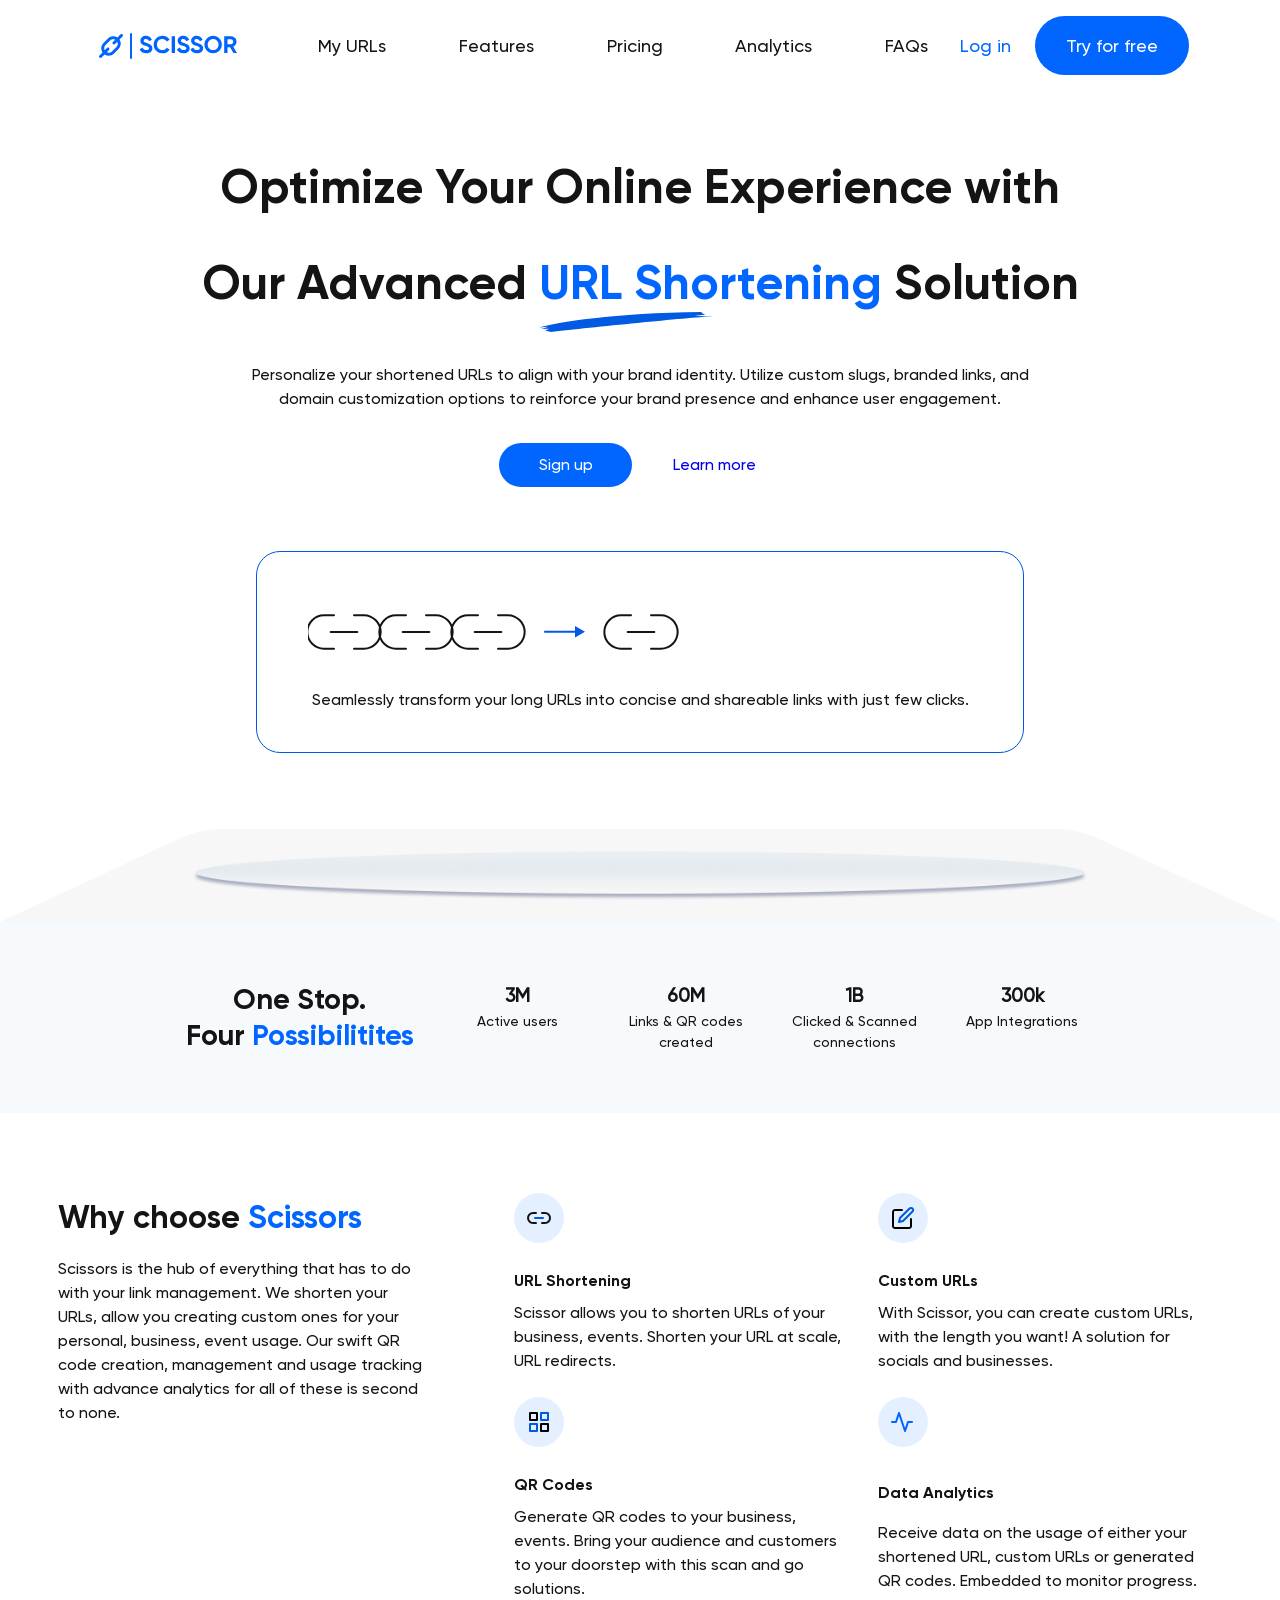
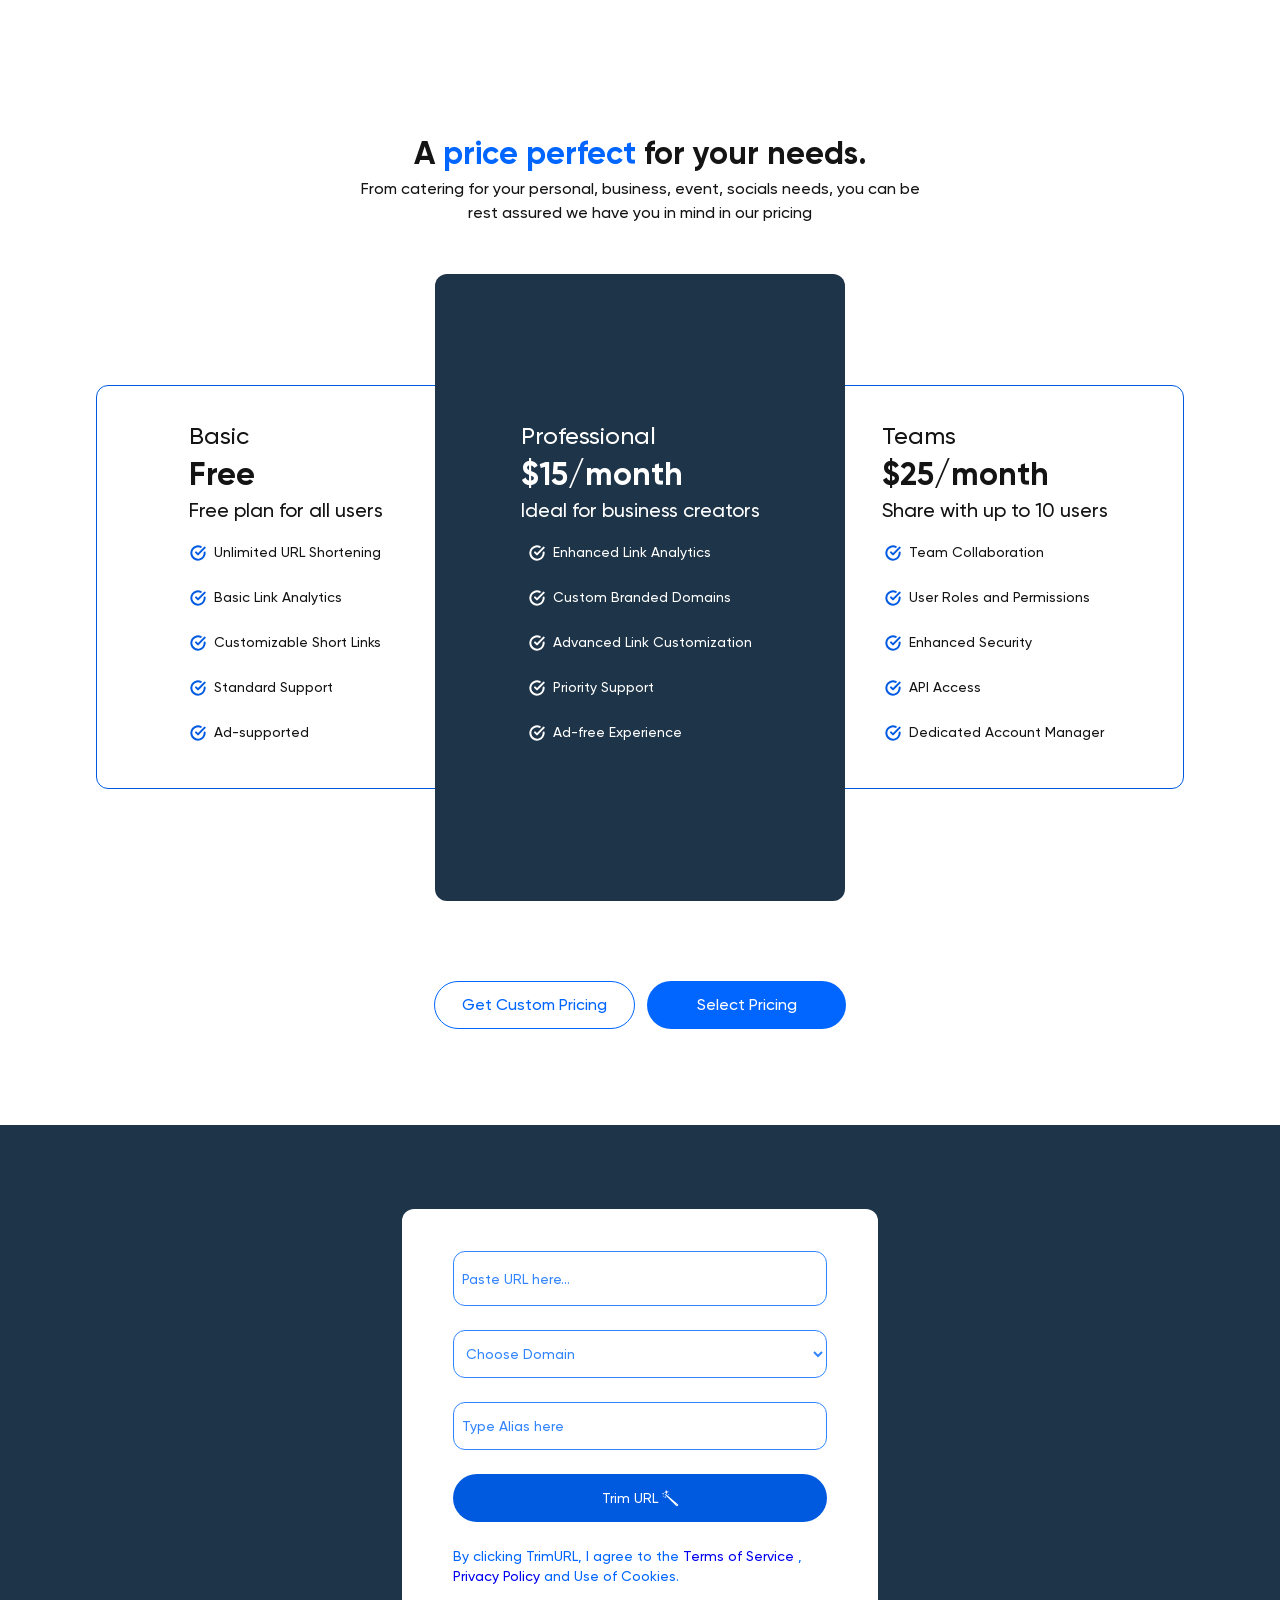
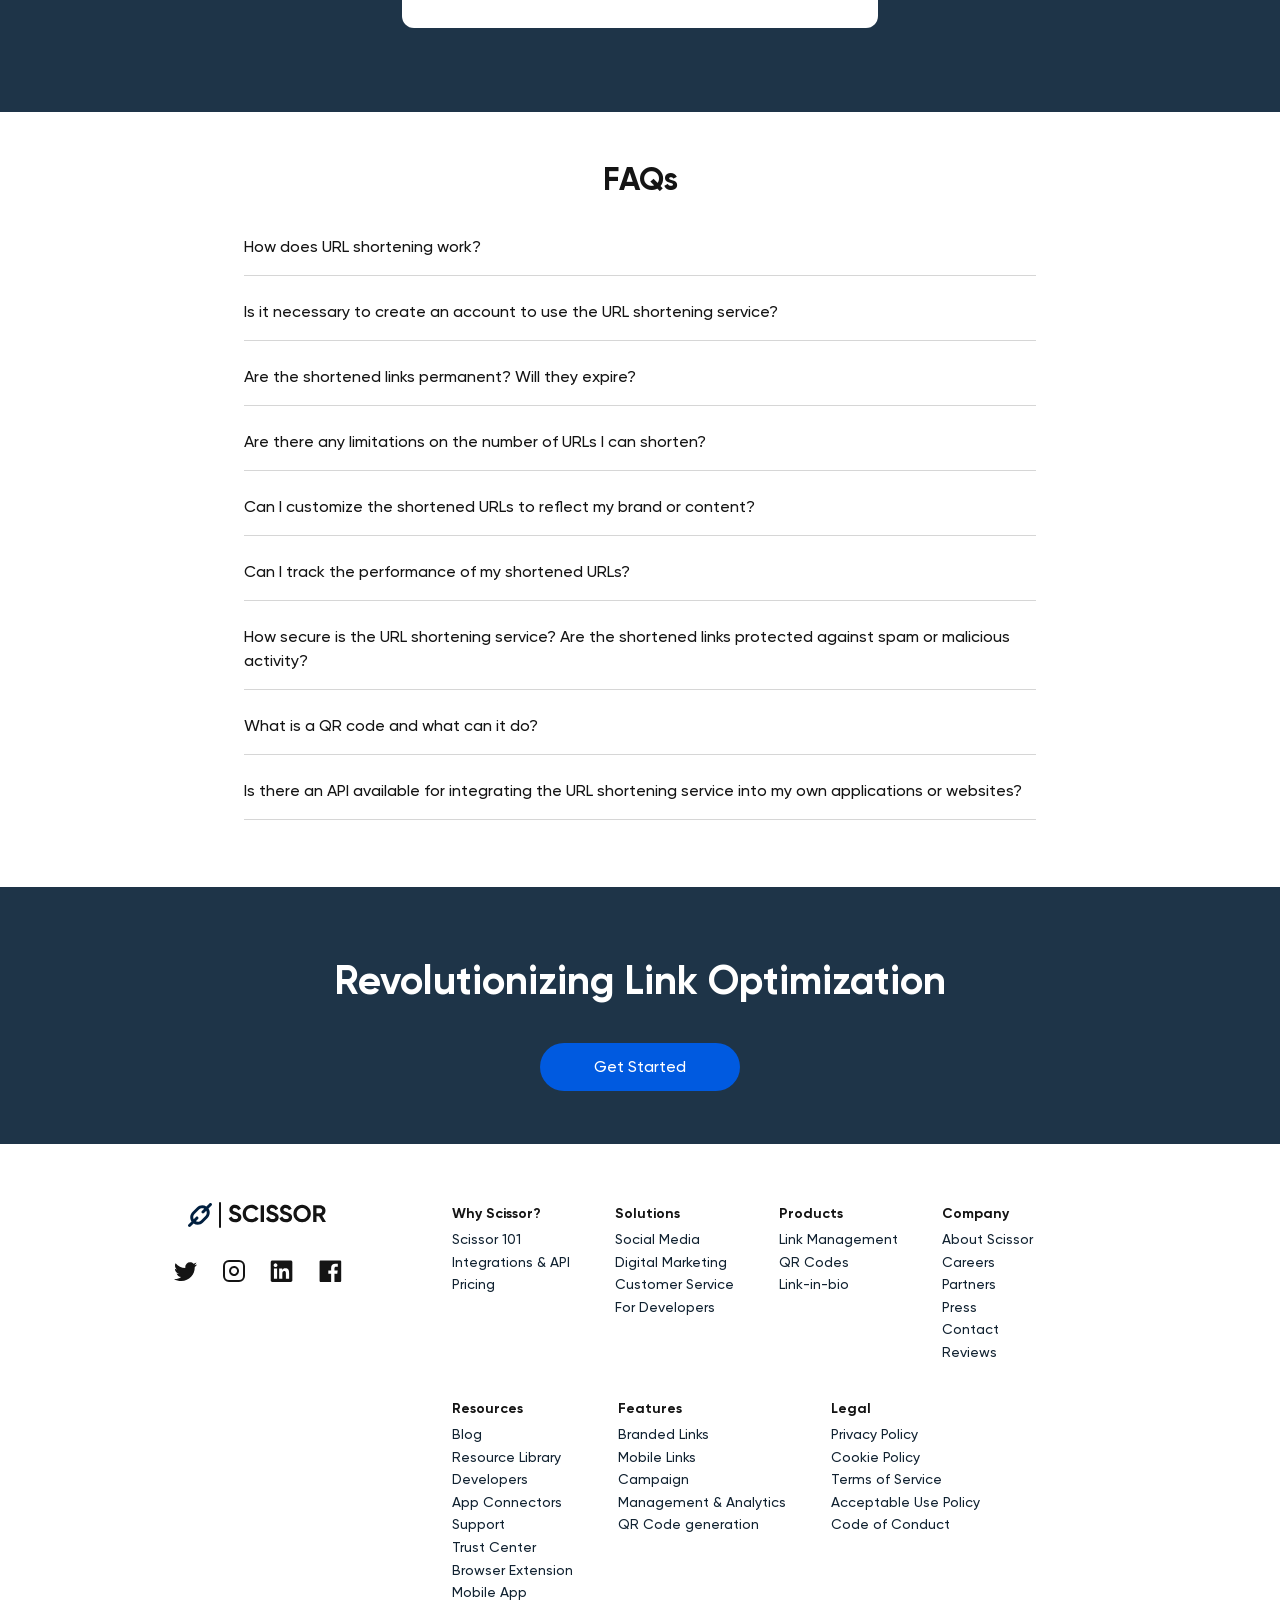
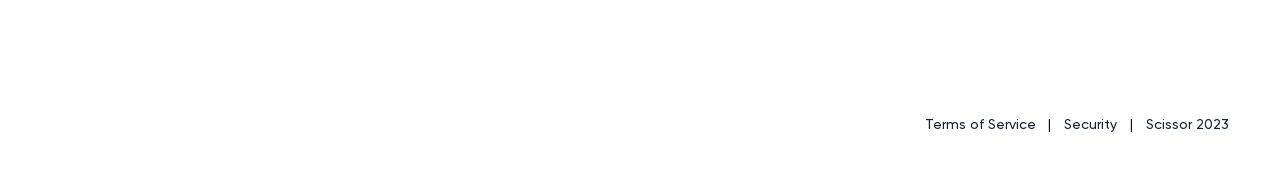
<file: index.html>
<!doctype html>
<html lang="en">
  <head>
    <meta charset="UTF-8" />
    <meta name="viewport" content="width=device-width, initial-scale=1.0" />
    <title>SCISSOR</title>
    <link rel="icon" type="image/x-icon" href="/assets/favicons/favicon_io/favicon.ico">
    <link rel="stylesheet" href="/css/normalize.css" />
    <link rel="stylesheet" href="/css/index.css" />
    <link rel="stylesheet" href="/css/header.css" />
    <link rel="stylesheet" href="/css/navbar.css" />
    <link rel="stylesheet" href="/css/main.css" />
    <link rel="stylesheet" href="/css/why.css" />
    <link rel="stylesheet" href="/css/pricing.css" />
    <link rel="stylesheet" href="/css/faq.css" />
    <link rel="stylesheet" href="/css/footer.css" />
  </head>
  <body>
    <div class="overall-wrapper">
      <header>
        <a href="/">
          <img
            src="/assets/images/logo.svg"
            alt="scissor logo"
            class="logo-image"
          />
        </a>

        <nav class="navs">
          <button class="menu-button" popovertarget="menu">
            <hr class="menu-icon micon-1" aria-hidden />
            <hr class="menu-icon micon-2" aria-hidden />
            <hr class="menu-icon micon-3" aria-hidden />
          </button>
          <div class="large-screen">
            <ul>
              <li>
                <a href="#my-urls">My URLs</a>
              </li>
              <li>
                <div>Features</div>
              </li>
              <li>
                <a href="#pricing">Pricing</a>
              </li>
              <li>
                <a href="#analytics">Analytics</a>
              </li>
              <li>
                <a href="#faqs">FAQs</a>
              </li>
            </ul>
            <span class="extra-btns">
              <a href="/login" class="login">Log in</a>
              <a href="/signup" class="signup">Try for free</a>
            </span>
          </div>
          <ul popover id="menu" class="small-screen">
            <button
              class="close-btn"
              popovertarget="menu"
              popovertargetaction="hide"
            >
              <span aria-hidden="true">❌</span>
              <span class="sr-only">Close menu</span>
            </button>
            <li>
              <a href="#my-urls">My URLs</a>
            </li>
            <li>
              <div>Features</div>
            </li>
            <li>
              <a href="#pricing">Pricing</a>
            </li>
            <li>
              <a href="#analytics">Analytics</a>
            </li>
            <li>
              <a href="#faqs">FAQs</a>
            </li>
            <li>
              <a href="/login">Log in</a>
            </li>
            <li>
              <a href="/signup">Try for free</a>
            </li>
          </ul>
        </nav>
      </header>
      <div>
        <main>
          <article class="intro">
            <h1>
              Optimize Your Online Experience with Our Advanced
              <span class="special-text">URL&nbsp;Shortening <img src="/assets/images/underline.svg" alt=""></span> Solution
            </h1>
            <p>
              Personalize your shortened URLs to align with your brand identity.
              Utilize custom slugs, branded links, and domain customization
              options to reinforce your brand presence and enhance user
              engagement.
            </p>
            <div class="intro-links">
              <a href="#sign-up" class="buttonly-link signup-btn">Sign up</a>
              <a href="learn-more">Learn more</a>
            </div>
          </article>
          <aside>
            <div class="seamless">
              <span class="linking-icons" aria-hidden>
                <img src="/assets/images/linker.svg" alt="" />
                <img src="/assets/images/linker.svg" alt="" />
                <img src="/assets/images/linker.svg" alt="" />
                <img src="/assets/images/line_arrow.svg" alt="" />
                <img src="/assets/images/linker.svg" alt="" />
              </span>
              <p>
                Seamlessly transform your long URLs into concise and shareable
                links with just few clicks.
              </p>
            </div>
            <div aria-hidden class="some-pngs">
              <img src="/assets/images/ellipse_stretched.png" class="ellipse" />
              <img
                src="/assets/images/rectangle_stretched.png"
                class="rectangle"
              />
            </div>
            <div class="possibilities">
              <p>
                <b>One Stop.<br />Four <span>Possibilitites</span></b>
              </p>
              <dl>
                <div>
                  <dt>3M</dt>
                  <dd>Active users</dd>
                </div>
                <div>
                  <dt>60M</dt>
                  <dd>Links & QR codes created</dd>
                </div>
                <div>
                  <dt>1B</dt>
                  <dd>Clicked & Scanned connections</dd>
                </div>
                <div>
                  <dt>300k</dt>
                  <dd>App Integrations</dd>
                </div>
              </dl>
            </div>
          </aside>
        </main>
        <section class="why">
          <article class="why-choose">
            <h2>
              <span aria-hidden class="vertical-bar"></span>Why choose
              <span>Scissors</span>
            </h2>
            <p>
              Scissors is the hub of everything that has to do with your link
              management. We shorten your URLs, allow you creating custom ones
              for your personal, business, event usage. Our swift QR code
              creation, management and usage tracking with advance analytics for
              all of these is second to none.
            </p>
          </article>
          <dl class="features">
            <div class="feature">
              <div aria-hidden class="icon-circle">
                <img src="/assets/images/link-2.svg" alt="link icon" class="" />
              </div>
              <dt><strong>URL Shortening</strong></dt>
              <dd>
                Scissor allows you to shorten URLs of your business, events.
                Shorten your URL at scale, URL redirects.
              </dd>
            </div>
            <div class="feature">
              <div aria-hidden class="icon-circle">
                <img src="/assets/images/edit.svg" alt="link icon" class="" />
              </div>
              <dt><strong>Custom URLs</strong></dt>
              <dd>
                With Scissor, you can create custom URLs, with the length you
                want! A solution for socials and businesses.
              </dd>
            </div>
            <div class="feature">
              <div aria-hidden class="icon-circle">
                <img src="/assets/images/grid.svg" alt="link icon" class="" />
              </div>
              <dt><strong>QR Codes</strong></dt>
              <dd>
                Generate QR codes to your business, events. Bring your audience
                and customers to your doorstep with this scan and go solutions.
              </dd>
            </div>
            <div class="feature">
              <div aria-hidden class="icon-circle">
                <img
                  src="/assets/images/activity.svg"
                  alt="link icon"
                  class=""
                />
              </div>
              <dt><strong>Data Analytics</strong></dt>
              <dd>
                Receive data on the usage of either your shortened URL, custom
                URLs or generated QR codes. Embedded to monitor progress.
              </dd>
            </div>
          </dl>
        </section>
        <section class="pricing">
          <hgroup>
            <h2 class="barred-title">
              A
              <span>price perfect</span> for your needs.
            </h2>
            <p>
              From catering for your personal, business, event, socials needs,
              you can be rest assured we have you in mind in our pricing
            </p>
          </hgroup>

          <div class="plans">
            <div id="basic-plan" class="basic plan">
              <div>
                <p class="category">Basic</p>
                <p class="amount"><b>Free</b></p>
                <p class="plan-summary">Free plan for all users</p>
              </div>
              <ul>
                <li>Unlimited URL Shortening</li>
                <li>Basic Link Analytics</li>
                <li>Customizable Short Links</li>
                <li>Standard Support</li>
                <li>Ad-supported</li>
              </ul>
            </div>
            <div class="professional plan">
              <div>
                <p class="category">Professional</p>
                <p class="amount"><b>$15/month</b></p>
                <p class="plan-summary">Ideal for business creators</p>
              </div>
              <ul>
                <li>Enhanced Link Analytics</li>
                <li>Custom Branded Domains</li>
                <li>Advanced Link Customization</li>
                <li>Priority Support</li>
                <li>Ad-free Experience</li>
              </ul>
            </div>
            <div id="teams-plan" class="teams plan">
              <div>
                <p class="category">Teams</p>
                <p class="amount"><b>$25/month</b></p>
                <p class="plan-summary">Share with up to 10 users</p>
              </div>
              <ul>
                <li>Team Collaboration</li>
                <li>User Roles and Permissions</li>
                <li>Enhanced Security</li>
                <li>API Access</li>
                <li>Dedicated Account Manager</li>
              </ul>
            </div>
          </div>

          <div class="pricing-buttons">
            <button class="buttonly-link get-pricing">
              Get Custom Pricing
            </button>
            <button class="buttonly-link select-pricing">Select Pricing</button>
          </div>
        </section>
        <section class="faq">
          <aside class="trimmer">
            <form>
              <label for="url">
                <span class="sr-only">URL</span>
                <input
                  id="url"
                  name="url"
                  placeholder="Paste URL here..."
                  class="input-box url-input"
                />
              </label>
              <div class="flexed-inputs">
                <label>
                  <span></span>
                  <!-- <input  type="text" placeholder="Choose domain" /> -->
                  <select
                    id="domain"
                    name="domain"
                    class="input-box domain-select"
                  >
                    <option value="">Choose Domain</option>
                    <option value=".com">.com</option>
                    <option value=".net">.net</option>
                    <option value=".dev">.dev</option>
                  </select>
                </label>
                <label>
                  <input
                    type="text"
                    placeholder="Type Alias here"
                    class="input-box alias-input"
                  />
                </label>
              </div>
              <button class="buttonly-link trim-btn">
                Trim URL
                <img src="/assets/images/magic_wand.svg" alt="" aria-hidden />
              </button>

              <p class="terms-and-cond">
                By clicking TrimURL, I agree to the
                <a href="#"> Terms of Service </a>,
                <a href="#"> Privacy Policy </a>
                and Use of Cookies.
              </p>
            </form>
          </aside>
          <article class="main-faq">
            <h2><span class="vertical-bar"></span>FAQs</h2>
            <div class="faq-content">
              <details name="grouped-faq">
                <summary>How does URL shortening work?</summary>
                <span>
                  URL shortening works by taking a long URL and creating a
                  shorter, condensed version that redirects to the original URL.
                  When a user clicks on the shortened link, they are redirected
                  to the intended destination.
                </span>
              </details>
              <details name="grouped-faq">
                <summary>
                  Is it necessary to create an account to use the URL shortening
                  service?
                </summary>
                <span>
                  Lorem ipsum dolor sit amet consectetur, adipisicing elit.
                  Atque, ipsam eos debitis repudiandae quod explicabo ipsa
                  necessitatibus excepturi praesentium suscipit amet veritatis
                  qui adipisci totam, saepe consequuntur dolorum consequatur.
                  Voluptatem.
                </span>
              </details>
              <details name="grouped-faq">
                <summary>
                  Are the shortened links permanent? Will they expire?
                </summary>
                <span>
                  Lorem ipsum dolor sit amet consectetur adipisicing elit.
                  Voluptatem possimus ab optio quas asperiores, laudantium
                  accusantium repudiandae sequi velit explicabo.
                </span>
              </details>
              <details name="grouped-faq">
                <summary>
                  Are there any limitations on the number of URLs I can shorten?
                </summary>
                <span>
                  Lorem ipsum dolor sit amet consectetur adipisicing elit.
                  Magnam illum labore est et qui quibusdam ut nam beatae iure.
                  Error, odit. Recusandae in voluptate ipsum veritatis labore
                  non ex deleniti, facilis, repudiandae, sed enim error sunt rem
                  impedit? Accusamus, cum.
                </span>
              </details>
              <details name="grouped-faq">
                <summary>
                  Can I customize the shortened URLs to reflect my brand or
                  content?
                </summary>
                <span>
                  Lorem ipsum dolor sit amet, consectetur adipisicing elit. Hic,
                  accusamus!
                </span>
              </details>
              <details name="grouped-faq">
                <summary>
                  Can I track the performance of my shortened URLs?
                </summary>
                <span>
                  Lorem ipsum, dolor sit amet consectetur adipisicing elit. Vero
                  ducimus inventore esse quasi veniam recusandae.
                </span>
              </details>
              <details name="grouped-faq">
                <summary>
                  How secure is the URL shortening service? Are the shortened
                  links protected against spam or malicious activity?
                </summary>
                <span>
                  Lorem ipsum dolor sit, amet consectetur adipisicing elit.
                  Explicabo, enim debitis. Porro veniam voluptates laborum vel.
                  Sint necessitatibus deleniti perspiciatis doloribus.
                  Molestias, nemo. Deserunt.
                </span>
              </details>
              <details name="grouped-faq">
                <summary>What is a QR code and what can it do?</summary>
                <span>
                  Lorem ipsum dolor, sit amet consectetur adipisicing elit.
                  Nesciunt earum quibusdam amet?
                </span>
              </details>
              <details name="grouped-faq">
                <summary>
                  Is there an API available for integrating the URL shortening
                  service into my own applications or websites?
                </summary>
                <span>
                  Lorem ipsum dolor sit amet consectetur adipisicing elit. Quod
                  enim saepe debitis dolor recusandae dolorem nobis modi neque.
                  Nesciunt, placeat?
                </span>
              </details>
            </div>
          </article>
        </section>
      </div>
      <footer>
        <aside>
          <h2>Revolutionizing Link Optimization</h2>
          <a href="/signup" class="buttonly-link revo-btn">Get Started</a>
        </aside>
        <article>
          <div class="socials-container">
            <a href="/">
              <img src="/assets/images/logo_dark.svg" alt="logo" />
            </a>
            <div class="socials">
              <a>
                <img src="/assets/images/twitter_icon.svg" alt="twitter" />
              </a>
              <a>
                <img src="/assets/images/instagram_icon.svg" alt="instagram" />
              </a>
              <a>
                <img src="/assets/images/linkedin_icon.svg" alt="linkedin" />
              </a>
              <a>
                <img src="/assets/images/facebook_icon.svg" alt="facebook" />
              </a>
            </div>
          </div>
          <div class="footer-links">
            <div class="">
              <p><strong>Why Scissor?</strong></p>
              <a href="">Scissor 101</a>
              <a href="">Integrations & API</a>
              <a href="">Pricing</a>
            </div>
            <div class="">
              <p><strong>Solutions</strong></p>
              <a href="">Social Media</a>
              <a href="">Digital Marketing</a>
              <a href="">Customer Service</a>
              <a href="">For Developers</a>
            </div>
            <div class="">
              <p><strong>Products</strong></p>
              <a href="">Link Management</a>
              <a href="">QR Codes</a>
              <a href="">Link-in-bio</a>
            </div>
            <div class="">
              <p><strong>Company</strong></p>
              <a href="">About Scissor</a>
              <a href="">Careers</a>
              <a href="">Partners</a>
              <a href="">Press</a>
              <a href="">Contact</a>
              <a href="">Reviews</a>
            </div>
            <div class="">
              <p><strong>Resources</strong></p>
              <a href="">Blog</a>
              <a href="">Resource Library</a>
              <a href="">Developers</a>
              <a href="">App Connectors</a>
              <a href="">Support</a>
              <a href="">Trust Center</a>
              <a href="">Browser Extension</a>
              <a href="">Mobile App</a>
            </div>
            <div class="">
              <p><strong>Features</strong></p>
              <a href="">Branded Links</a>
              <a href="">Mobile Links</a>
              <a href="">Campaign</a>
              <a href="">Management & Analytics</a>
              <a href="">QR Code generation</a>
            </div>
            <div class="">
              <p><strong>Legal</strong></p>
              <a href="">Privacy Policy</a>
              <a href="">Cookie Policy</a>
              <a href="">Terms of Service</a>
              <a href="">Acceptable Use Policy</a>
              <a href="">Code of Conduct</a>
            </div>
          </div>
        </article>
        <p class="footer-footer">
          <a href="">Terms of Service</a>
          |
          <a href="">Security</a>
          |
          <a href="">Scissor 2023</a>
        </p>
      </footer>
    </div>
  </body>
</html>
</file>
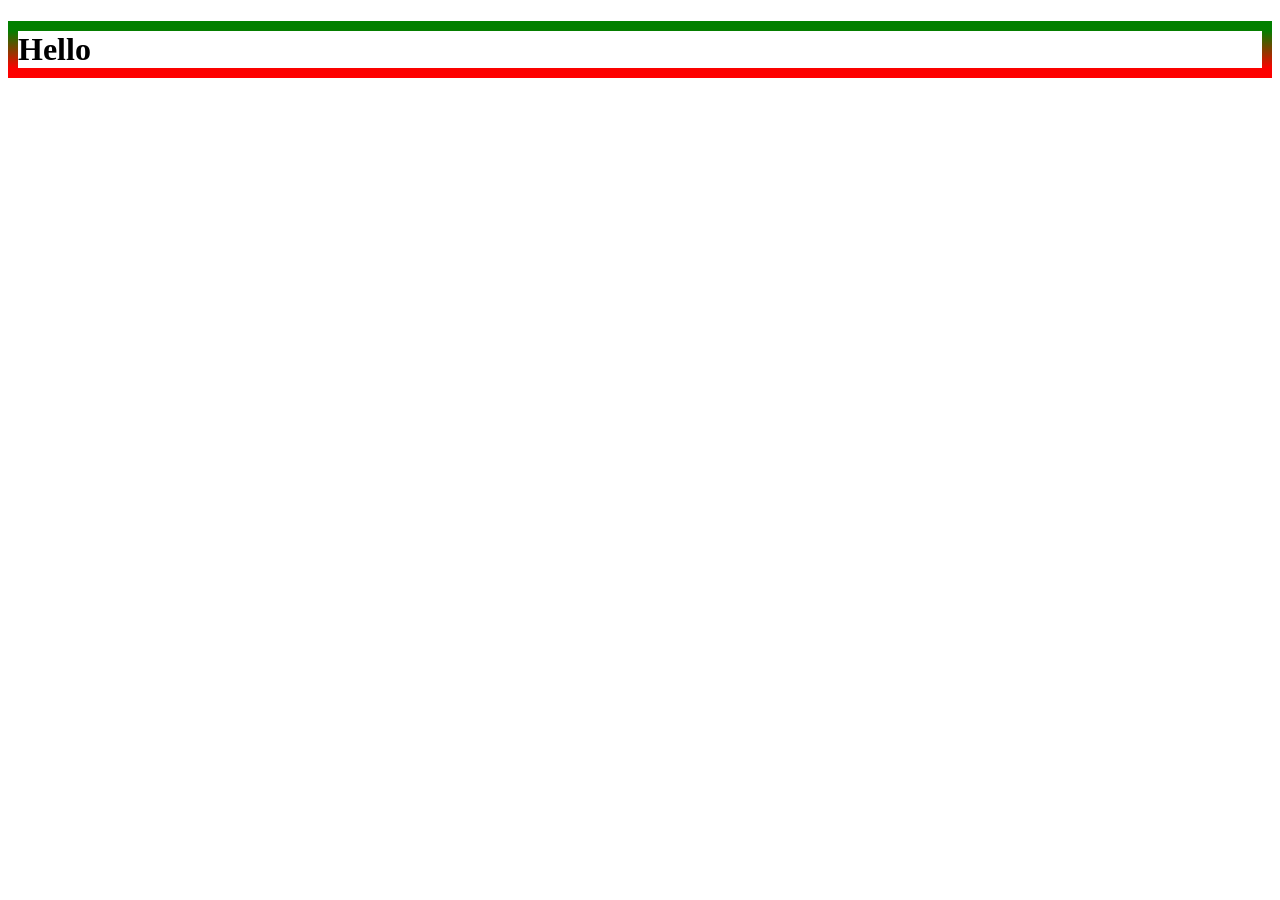
<file: rough.html>
<!DOCTYPE html>
<html lang="en">
<head>
  <meta charset="UTF-8">
  <meta name="viewport" content="width=device-width, initial-scale=1.0">
  <title>Document</title>
  <link rel="stylesheet" href="rough.css" />
</head>
<body>
  <h1>Hello</h1>
</body>
</html>
</file>
<file: css/index.css>
:root {
  /* colors */
  --primary-color: hsla(216, 100%, 50%, 1);
  --secondary-color: hsla(209, 41%, 20%, 1);
  --blue-color: hsla(216, 100%, 44%, 1);
  --dark-color: #141414;
  --light-color: hsla(0, 0%, 100%, 1);

  /* radius */
  --primary-radius: 12px;
  --button-radius: 100px;
}

@font-face {
    font-family: GilroyBold;
    src: url("/assets/fonts/Gilroy-Bold.ttf") format("truetype");
    font-style: normal;

}
@font-face {
    font-family: GilroyRegular;
    src: url("/assets/fonts/Gilroy-Regular.ttf") format("truetype");
    font-style: normal;

}
@font-face {
    font-family: GilroyMedium;
    src: url("/assets/fonts/Gilroy-Medium.ttf") format("truetype");
    font-style: normal;

}

body {
    font-family: 'GilroyMedium', Arial, sans-serif;
  font-size: 1rem;
  line-height: 1.5;
  /* min-width: 20rem; */
  color: hsla(0, 0%, 8%, 1);
}

h1, h2, h3, h4, h5, h6, b, strong {
    font-family: 'GilroyBold', Arial, sans-serif;
}

.overall-wrapper {
  display: grid;
  grid-template-columns: 1fr;
}

.buttonly-link {
  color: var(--light-color);
  border-radius: var(--button-radius);
  display: block;
  display: flex;
  align-items: center;
  justify-content: center;
}
.buttonly-link:hover {
  text-decoration: none;
  opacity: 0.85;
  transform: scale(1.01);
}

.signup-btn {
  width: 80%;
  height: 2.75rem;
  background-color: var(--primary-color);
  margin: 0 auto;
}

a {
  text-decoration: none;
}

a:hover {
  text-decoration: underline;
  transform: scale(1.05);
  font-weight: 500;
}

.vertical-bar {
  height: 48px;
  width: 5px;
  background: linear-gradient(hsla(209, 49%, 13%, 1), hsla(209, 28%, 42%, 0));
  /* display: none; */
  display: block;
  position: absolute;
  inset-inline-start: -1rem;
  inset-block-start: 50%;
  transform: translateY(-50%);
}

/* .barred-title {

} */


.sr-only {
  position: absolute;
  width: 0.0625rem;
  height: 0.0625rem;
  overflow: hidden;
  clip-path: rect(0, 0, 0, 0);
  border: none;
}

.input-box {
  border: solid 0.0625rem hsla(216, 100%, 60%, 1);
  border-radius: var(--primary-radius);
  color: hsla(216, 100%, 60%, 1);
  width: 100%;
  padding-inline: 8px;
  font-size: 14px;
}

.input-box::placeholder {
  color: hsla(216, 100%, 60%, 1);
  font-size: 14px;
}
</file>
<file: css/header.css>
header {
  display: flex;
  align-items: center;
  justify-content: space-between;
  padding: 1rem 2%;
  width: 100%;
  max-width: 71.875rem;
  margin-inline: auto;
  gap: 2rem;
}

.menu-button {
  background-color: transparent;
  border: none;
  padding: 0;

  @media (width >= 768px) {
    display: none;
  }
}

.menu-icon {
  width: 28px;
  height: 0.3125rem;
  background-color: var(--primary-color);
  margin: 2px;
  border-radius: var(--primary-radius);
}

.navs {
  @media (width >= 768px) {
    flex: 1;
  }

  & .large-screen {
    display: none;
    @media (width >= 768px) {
      display: flex;
      align-items: center;
      /* background-color: green; */
      list-style-type: none;
      gap: 2rem;
      font-size: .75rem;
      /* max-width: 31.5rem; */
      flex: 1;

    @media (width >= 1024px) {
      font-size: 1rem;
    }

    @media (width >= 1200px) {
      font-size: 1.125rem;
    }

      & ul {
        flex: 1;
        display: flex;
        align-items: center;
        justify-content: space-between;
        list-style-type: none;
      }

      .extra-btns {
        display: flex;
        gap: 1.5rem;
        align-items: center;

        & .login {
          color: var(--primary-color);
        }

        & .signup {
          color: var(--light-color);
          background-color: var(--primary-color);
          border-radius: var(--button-radius);
          padding: 0.8rem 1.2rem;

          @media (width >= 1200px) {
             padding: 1rem 1.9375rem;
          }
        }
      }

      & a {
        color: hsla(0, 0%, 8%, 1)
      }

      & a:hover {
        color: var(--blue-color);
      }
    }
  }

  & .small-screen {
    width: 250px;
    height: 100%;
  
    /* undo default popover styles */
    border: none;
    padding: 0;
    margin: 0;
    left: auto;

    /* animate the menu */
    transition:
      translate 0.5s ease-out,
      display 0.5s ease-out allow-discrete,
      overlay 0.5s ease-out allow-discrete;
    translate: 250px 0;

    &::backdrop {
      opacity: 0;
      background: rgba(0, 0, 0, 0.5);
      transition: opacity 0.5s;
    }

    &:popover-open {
      translate: 0 0;

      &::backdrop {
        opacity: 1;
      }

      @starting-style {
        translate: 250px 0;

        &::backdrop {
          opacity: 0;
        }
      }
    }

    @media (width >= 768px) {
      display: none;
    }

    & li {
      border-block-end: solid 1px var(--secondary-color);
      padding: 1rem 0.5rem;
      
      & a {
        color: var(--secondary-color);
      }
    }

    .close-btn {
      position: relative;
      margin-inline-start: 200px;
      margin-block-start: .625rem;
      background: none;
      border: none;    
      
    }

  }
}
</file>
<file: css/navbar.css>
header {
    display: flex;
    align-items: center;
    justify-content: space-between;
}
</file>
<file: css/main.css>
main {
  padding: 2rem 0;

  & .intro {
    text-align: center;
    width: 94%;
    max-width: 948px;
    margin: 0 auto;

    & h1 {
      font-size: 2rem;
      margin-block: 1rem;
      position: relative;

      @media (width >= 1024px) {
        font-size: 3rem;
        line-height: 2;
      }

      & span {
        color: var(--primary-color);
        position: relative;

        & img {
          display: none;
          @media (width >= 480px){
            display: block;
            position: absolute;
            left: 0;
            bottom: -1.25rem;
          }
        }
      }
    }

    & p {
      font-size: 1rem;
      max-width: 48.8125rem;
      margin-inline: auto;
      margin-block: 2rem;
    }

    & .intro-links {
      display: flex;
      flex-direction: column;
      gap: 1rem;
      margin-block: 1rem;
      max-width: 17.625rem;
      margin-inline: auto;

      @media (width >= 420px) {
        flex-direction: row;
        align-items: center;
      }

      & a {
        flex: 1;
        height: 2.75rem;
        display: flex;
        align-items: center;
        justify-content: center;
        padding-block: 0.5rem;
      }
    }
  }

  & aside {
    padding-block: 3rem;
  }
}

/* .special-text::after {
  content: url("/assets/images/underline.svg");
  position: absolute;
  bottom: -30px;
  left: 50%;
  transform: translate(-50%);
} */


.seamless {
  width: 94%;
  max-width: 768px;
  margin: 0 auto;
}

.linking-icons {
  display: flex;
  align-items: center;
  /* background-color: yellow; */
  width: 100%;
  overflow: hidden;

  & img {
    margin-inline: -0.25rem;
    max-width: 100%;
    height: auto;
  }

  & img:nth-child(4) {
    margin-inline: 1.25rem;
  }
}

.seamless {
  border: solid 0.5px var(--blue-color);
  border-radius: 1.5rem;
  padding: 40px 4%;
  margin-block-end: 4.75rem;

  & p {
    margin-top: 1rem;
    text-align: center;
    font-size: clamp(0.875rem, 40ch, 1rem);
  }
}

.some-pngs {
  position: relative;
  display: none;

  @media (width >= 768px) {
    display: block;
  }

  & .ellipse {
    position: absolute;
    width: 70%;
    max-width: 59.75rem;
    left: 50%;
    top: 50%;
    transform: translate(-50%, -50%);
    height: 3.0625rem;
  }

  & .rectangle {
    height: 5.8125rem;
  }
}

.possibilities {
  display: flex;
  flex-direction: column;
  align-items: center;
  gap: 2rem;
  padding: 3.75rem 4%;
  background-color: hsla(210, 55%, 98%, 1);

  @media (width >= 1024px) {
    flex-direction: row;
    justify-content: center;
  }

  & p {
    text-align: center;
    font-size: 1.8rem;
    line-height: 1.2;

    & span {
      color: var(--primary-color);
    }
  }

  & dl {
    display: flex;
    flex-direction: column;
    gap: 1.5rem;
    text-align: center;

    @media (width >= 600px) {
      flex-direction: row;
    }

    & div {
      flex: 1;

      & dt {
        font-size: 1.2rem;
        font-weight: 600;
      }

      & dd {
        font-size: 0.875rem;
      }
    }
  }
}
</file>
<file: css/why.css>
.why {
  display: flex;
  flex-direction: column;
  gap: 3rem;
  width: 94%;
  margin: 0 auto;

  @media (width >= 1024px) {
    flex-direction: row;
  }

  & .why-choose {
    max-width: 760px;
    margin: 0 auto;
    @media (width >= 1024px) {
      width: 32%;
      max-width: 370px;
    }

    & h2 {
      font-size: 2rem;
      text-align: center;
      display: flex;
      align-items: center;
      gap: 0.5rem;
      margin-block-end: 1rem;

       @media (1024px <= width <= 1120px) {
          font-size: 1.5rem;
        }

      & span {
        color: var(--primary-color);
      }
    }
  }

  & .features {
    display: flex;
    flex-wrap: wrap;
    gap: 1.5rem;
    max-width: 44.25rem;
    margin: 0 auto;

    & .feature {
      flex: 1;
      min-width: 240px;
      max-width: 340px;
      /* width: clamp(17.5rem, 80% ,21.25rem); */
      display: grid;
      grid-template-columns: 1fr;
      grid-template-rows: 3;

      & .icon-circle {
        background-color: hsla(216, 100%, 60%, 0.13);
        width: 50px;
        height: 50px;
        display: flex;
        align-items: center;
        justify-content: center;
        border-radius: 100%;
        margin-bottom: 10px;
      }

      & dt {
        margin-block-start: 1rem;
        margin-block-end: 0.5rem;
      }
    }
  }
}
</file>
<file: css/pricing.css>
.pricing {
  display: flex;
  flex-direction: column;
  gap: 2.125rem;
  padding-block-start: 8rem;
  padding-block-end: 6rem;

  @media (width >= 768px) {
    gap: 10rem;
  }

  & hgroup {
    text-align: center;
    width: 94%;
    max-width: 576px;
    margin-inline: auto;

    & h2 {
      align-items: center;
      gap: 0.5rem;
      font-size: 2rem;

      @media (width >= 768) {
        font-size: 2.5rem;
      }

      & span {
        color: var(--primary-color);
      }
    }
  }
}

.plans {
  display: flex;
  flex-direction: column;
  gap: 2rem;
  width: 94%;
  margin-inline: auto;
  max-width: 68rem;
  position: relative;

  @media (width >= 820px) {
    flex-direction: row;
    align-items: center;
    justify-content: space-between;
    gap: 0;
  }
}

.plan {
  width: 94%;
  max-width: 410px;
  margin-inline: auto;
  border-radius: var(--primary-radius);
  padding-inline: 4%;
  padding-block-start: 2rem;
  padding-block-end: 2.8125rem;

  display: flex;
  flex-direction: column;
  align-items: center;
  text-align: left;

  @media (width >= 820px) {
    margin: 0;
    padding-inline: 2%;
  }

  & .category {
    font-size: 1.5rem;
  }

  & .amount {
    font-size: 2rem;
    line-height: 2.5rem;
  }

  & .plan-summary {
    font-size: 1.25rem;
    line-height: 2rem;
    margin-bottom: 1rem;
  }

  & ul {
    display: flex;
    flex-direction: column;
    gap: 1.5rem;
    font-size: 0.875rem;
    list-style: none; /* Remove default bullets */
    padding: 0;
    margin: 0;

    & li {
      background-repeat: no-repeat;
      background-position: left center; /* Aligns vertically with the text */
      background-size: 16px 16px; /* Set your exact icon size */
      padding-left: 1.5rem; /* Creates space for the icon */
    }
  }
}

.basic,
.teams {
  border: solid 0.4px var(--blue-color);
  max-width: 379px;

  @media (width >= 768px) {
    padding-inline: auto;
    align-items: right;
  }

  & ul {
    & li {
      background-image: url("/assets/images/check-circle.svg");
    }
  }
}

.professional {
  color: var(--light-color);
  background-color: var(--secondary-color);

  @media (width >= 820px) {
    position: absolute;
    z-index: 1;
    width: 40%;
    max-width: 25.625rem;
    height: 39.1875rem;
    display: flex;
    flex-direction: column;
    justify-content: center;
    left: 50%;
    transform: translateX(-50%);
  }

  & ul {
    & li {
      background-image: url("/assets/images/check-circle-white.svg");
    }
  }
}

#basic-plan {
  @media (width >= 820px) {
    align-items: flex-start;
  }
  @media (width >= 1024px) {
    align-items: center;
  }
}
#teams-plan {
  @media (width >= 820px) {
    align-items: flex-end;
  }
  @media (width >= 1024px) {
    align-items: center;
  }
}

.pricing-buttons {
  display: flex;
  flex-direction: column;
  gap: 1rem;
  width: 80%;
  margin-block-start: 2rem;
  margin-inline: auto;

  @media (width >= 768px) {
    flex-direction: row;
    align-items: center;
    gap: 0.75rem;
    width: 50%;
    max-width: 25.75rem;
    margin-inline: auto;
  }
}

.get-pricing {
  border: solid 1px var(--primary-color);
  border-radius: var(--button-radius);
  color: var(--primary-color);
  background-color: var(--light-color);
  height: 3rem;
  flex: 1;
  padding-block: 1.125rem;
}

.select-pricing {
  border-radius: var(--button-radius);
  background-color: var(--primary-color);
  height: 3rem;
  border: none;
  flex: 1;
  padding-block: 1.125rem;
}
</file>
<file: css/faq.css>
.trimmer {
  background-color: var(--secondary-color);
  padding: 84px 0%;

  form {
    background-color: var(--light-color);
    width: 94%;
    max-width: 29.75rem;
    padding-inline: 4%;
    padding-block: 2.625rem;
    margin-inline: auto;
    display: flex;
    flex-direction: column;
    gap: 1.5rem;
    border-radius: var(--primary-radius);

    & .flexed-inputs {
      display: flex;
      flex-direction: column;
      gap: 1.5rem;
    }

  }

  & .terms-and-cond {
    color: var(--primary-color);
    font-size: .875rem;
    line-height: 1.25rem;
    /* margin-block-start: 1.375rem; */
  }
}

.url-input {
  height: 3.4375rem;
}

.domain-select, .alias-input {
  height: 3rem;
  background-color: var(--light-color);
}

.trim-btn {
  background-color: var(--blue-color);
  height: 3rem;
  border: none;
  display: flex;
  align-items: center;
  justify-content: center;
  gap: .25rem;
  font-size: .875rem;
}

.main-faq {
  padding-block: 2.6875rem;

  & h2 {
    font-size: 2rem;
    text-align: center;
    margin-block-end: 2rem;

    @media (width >= 768) {
      font-size: 2.5rem;
    }
  }

  & .faq-content {
    width: 94%;
    max-width: 792px;
    margin-inline: auto;

    & details {
      border-bottom: solid 1px hsla(0, 0%, 84%, 1);
      padding-block-end: 1rem;
      margin-block-end: 1.5rem;

     

      & summary::marker {
        /* content: url("/assets/images/plus.svg");
        align-items: right; */
        content: "";
      }

      & span {
        display: inline-block;
        margin-block-start: 1rem;
        font-size: .875rem;
        line-height: 2;
      }
    }

    
  }
}
</file>
<file: css/footer.css>
footer {
  & aside {
    display: flex;
    flex-direction: column;
    align-items: center;
    justify-content: center;
    gap: 2rem;
    text-align: center;
    color: var(--light-color);
    background-color: var(--secondary-color);
    padding-block-start: 4rem;
    padding-block-end: 3.3125rem;
    padding-inline: 5%;

    & h2 {
      font-size: 2.5rem;
      max-width: 50.375rem;
    }

    & .revo-btn {
      background-color: var(--blue-color);
      height: 48px;
      width: 80%;
      max-width: 12.5rem;
    }
  }

  & article {
    padding-block-start: 3.125rem;
    padding-block-end: 2rem;
    display: flex;
    flex-direction: column;
    gap: 4rem;
    max-width: 64.6875rem;
    margin: 0 auto;

    @media (width >= 800px) {
      flex-direction: row;
      align-items: flex-start;
      padding: 4%;
    }
  }
}

.socials-container {
  display: flex;
  flex-direction: column;
  align-items: center;
  gap: 1.5rem;

  & .socials {
    display: flex;
    gap: 1.5rem;
    align-items: center;
  }
}

.footer-links {
  width: 94%;
  margin: 0 auto;
  max-width: 50.75rem;
  display: flex;
  flex-wrap: wrap;
  row-gap: 1.2rem;
  /* background:red; */
  
  @media (width >= 800px) {
    width: 70%;
  }

  & div {
    display: flex;
    flex-direction: column;
    gap: 0.1rem;
    font-size: 0.875rem;
    width: fit-content;
    padding-inline: 1.4rem;
    padding-block: 0.5rem;

    & p {
      margin-block-end: 0.2rem;
    }

    & a {
      color: hsla(209, 49%, 13%, 1);
    }

    & a:hover {
      transform: none;
      text-decoration: underline;
    }
  }
}

.footer-footer {
  display: flex;
  justify-content: center;
  gap: .8rem;
  padding: 4%;
  font-size: .875rem;

  @media (width >= 768px) {
    justify-content: flex-end;
  }

  & a {
    color: hsla(209, 49%, 13%, 1);
  }
}
</file>
<file: rough.css>
h1 {
  border: solid 10px;
  border-image: linear-gradient(to bottom, green, red) 1;

}
</file>
